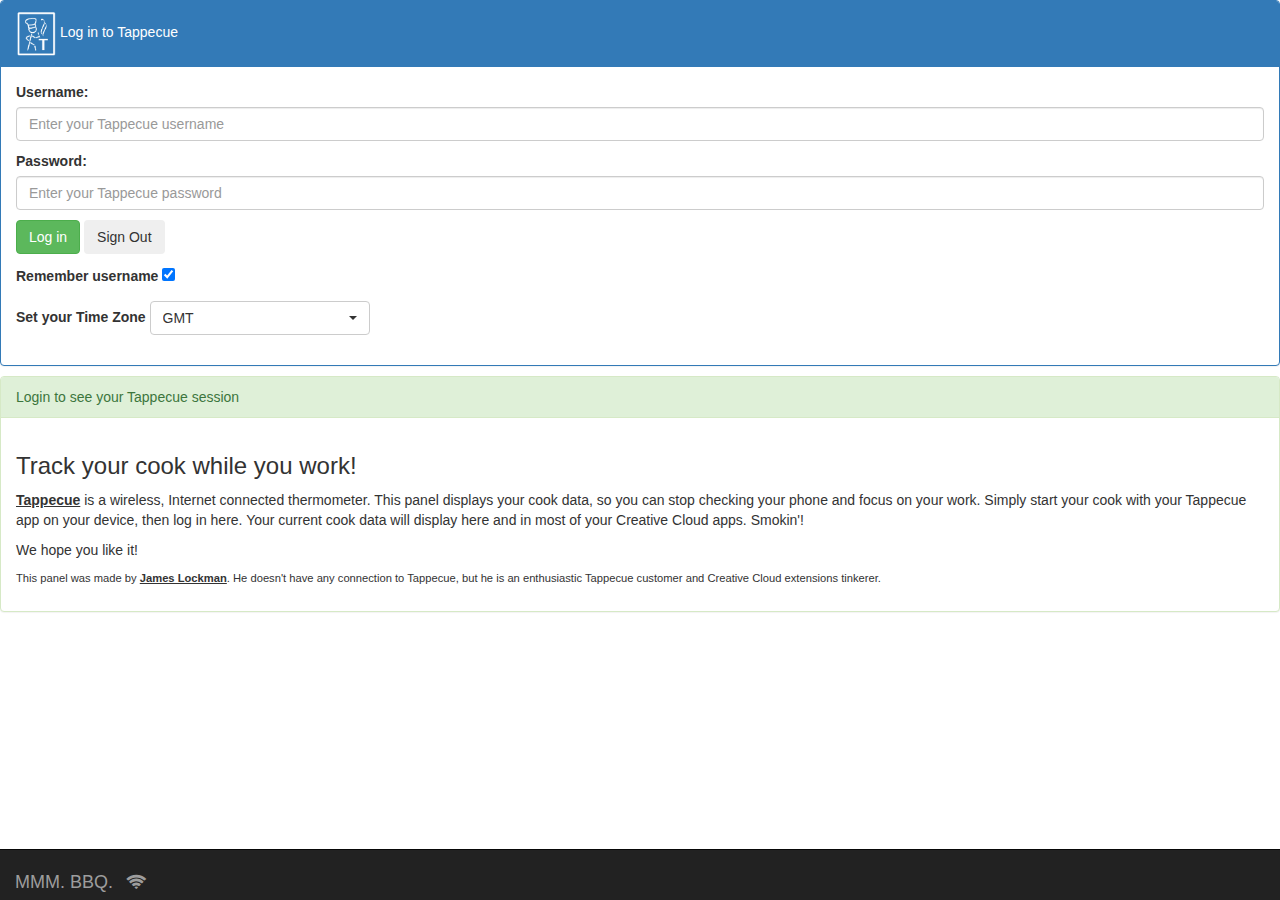
<file: html/index.html>
<!DOCTYPE html>
<html lang="en">
<head>
<title>Tappecue Panel for CC</title>
<meta charset="utf-8">
<meta name="viewport" content="width=device-width, initial-scale=1">
<link rel="stylesheet" href="../css/bootstrap.min.css">
<link href="../css/bootstrap-switch.min.css" rel="stylesheet">
<link href="../css/bootstrap-select.min.css" rel="stylesheet">
<link href="../css/style.css" rel="stylesheet">
<link rel="stylesheet" href="https://cdnjs.cloudflare.com/ajax/libs/font-awesome/4.7.0/css/font-awesome.min.css">
<script>if (typeof module === 'object') {window.module = module; module = undefined;}</script>
<script>if (typeof exports === 'object') {window.exports = exports; exports = undefined;}</script>
<script src="../lib/jquery-3.2.1.min.js"></script>
<script src="../lib/CSInterface.js"></script>
<script>if (window.module) module = window.module;</script>
<script>if (window.exports) exports = window.exports;</script>
<script src="../lib/AgoraLib.js"></script>
<script src="../lib/Vulcan.js"></script>
<script src="../lib/bootstrap.min.js"></script>
<script src="../lib/bootstrap-dialog.min.js"></script>
<script src="../lib/bootstrap-switch.min.js"></script>
<script src="../lib/bootstrap-select.min.js"></script>
<script src="../lib/moment.min.js"></script>

<script src="../lib/main.js"></script>
<title>Tappecue</title>
</head>
<body id="index_body">
<div class="panel panel-primary">
    <div id="connectHeader" class="panel-heading panel-heading-sm" data-toggle="collapse" href="#connect"><img src="../img/tappecue.png" alt="Tappecue Logo" width="40"> <span id="loginmessage">Log in<span class="targetRange"> to Tappecue</span></span></div>
    <div id="connect" class="panel-collapse collapse in">
        <div class="panel-body">
            <div class="form-group">
                <div class="loginForm">
                    <label for="username">Username:</label>
                    <input type="text" class="form-control" id="username" placeholder="Enter your Tappecue username">
                </div>
                <div class="loginForm">
                    <label for="pw">Password:</label>
                    <input type="password" class="form-control" id="pw" placeholder="Enter your Tappecue password">
                </div>
                <div class="loginForm">
                    <button type="button" class="btn btn-success" id="loginbtn">Log in</button>
                    <button type="button" class="btn btn-disabled" id="logoutbtn" onclick="signout()">Sign Out</button>
                </div>
                <div class="loginForm">
                    <label for="rememberUsername">Remember username</label>
                    <input type="checkbox" name="rememberUsername" checked>
                </div>
                <div class="loginForm">
                    <label for="timeZone">Set your Time Zone</label>
                    <select id="timeZone" class="selectpicker">
                        <option value ="GMT">GMT</option>
                        <option value ="UTC">UTC</option>
                        <option value ="US/Eastern">US/Eastern</option>
                        <option value ="US/Central">US/Central</option>
                        <option value ="US/Mountain">US/Mountain</option>
                        <option value ="US/Arizona">US/Arizona</option>
                        <option value ="US/Pacific">US/Pacific</option>
                        <option value ="US/Alaska">US/Alaska</option>
                        <option value ="US/Hawaii">US/Hawaii</option>
                    </select>
                </div>
            </div>
        </div>
    </div>
</div>
<div class="panel panel-success smokePanel">
    <div id="sessionMessage" class="panel-heading panel-heading-sm panel-success" href="#sessionselect">Login to see your Tappecue session</div>
    <div id="sessionselect" class="panel-body panel-collapse collapse" display="none">
        <div class="row">
            <div class="col-xs-6 probe probe-warning" id="probe1">
                <h4 align="center" class="probeNumber">Probe <span id="probe1Number">1</span></h4>
                <h4 align="center" id="probe1Name" class="probeName">Brisket (chamber)</h4>
                <h2 align="center" id="probe1Temp" class="probeTemp">250 <img src="../img/status_icons/chamber.png" class="smokeIcon" alt="Chamber Probe"/></h2>
                <p align="center" id="probe1Target" class="probeTarget">Target<span class="targetRange"> range</span>: 225 - 275</p>
            </div>
            <div class="col-xs-6 probe probe-ok" id="probe2">
                <h4 align="center" class="probeNumber">Probe <span id="probe2Number">2</span></h4>
                <h4 align="center" id="probe2Name" class="probeName">Brisket</h4>
                <h2 align="center" id="probe2Temp" class="probeTemp">250 <img src="../img/status_icons/meat.png" class="smokeIcon" alt="Chamber Probe"/></h2>
                <p align="center" id="probe2Target" class="probeTarget">Target<span class="targetRange"> range</span>: 225 - 275</p>
            </div>
        </div>
        <div class="row">
            <div class="col-xs-6 probe probe-danger" id="probe3">
                <h4 align="center" class="probeNumber">Probe <span id="probe3Number">3</span></h4>
                <h4 align="center" id="probe3Name" class="probeName">Brisket (chamber)</h4>
                <h2 align="center" id="probe3Temp" class="probeTemp">250 <img src="../img/status_icons/chamber.png" class="smokeIcon" alt="Chamber Probe"/></h2>
                <p align="center" id="probe3Target" class="probeTarget">Target<span class="targetRange"> range</span>: 225 - 275</p>
            </div>
            <div class="col-xs-6 probe probe-fan" id="probe4">
                <h4 align="center" class="probeNumber">Probe <span id="probe4Number">4</span></h4>
                <h4 align="center" id="probe4Name" class="probeName">Cruise Control Set Point</h4>
                <h2 align="center" id="probe4Temp" class="probeTemp">250 <img src="../img/status_icons/fan_on.gif" class="smokeIcon" alt="Cruise Control"/></h2>
                <p align="center" id="probe4Target" class="probeTarget">Target<span class="targetRange"> range</span>: 225 - 275</p>
            </div>
        </div>
		<div class="row extendedProbes">
            <div class="col-xs-6 probe probe-danger" id="probe5">
                <h4 align="center" class="probeNumber">Probe <span id="probe5Number">5</span></h4>
                <h4 align="center" id="probe5Name" class="probeName">Brisket (chamber)</h4>
                <h2 align="center" id="probe5Temp" class="probeTemp">250 <img src="../img/status_icons/chamber.png" class="smokeIcon" alt="Chamber Probe"/></h2>
                <p align="center" id="probe5Target" class="probeTarget">Target<span class="targetRange"> range</span>: 225 - 275</p>
            </div>
            <div class="col-xs-6 probe probe-inactive" id="probe6">
                <h4 align="center" class="probeNumber">Probe <span id="probe6Number">6</span></h4>
                <h4 align="center" id="probe6Name" class="probeName">Brisket (chamber)</h4>
                <h2 align="center" id="probe6Temp" class="probeTemp">250 <img src="../img/status_icons/chamber.png" class="smokeIcon" alt="Chamber Probe"/></h2>
                <p align="center" id="probe6Target" class="probeTarget">Target<span class="targetRange"> range</span>: 225 - 275</p>
            </div>
        </div>
		<div class="row extendedProbes">
            <div class="col-xs-6 probe probe-danger" id="probe7">
                <h4 align="center" class="probeNumber">Probe <span id="probe7Number">7</span></h4>
                <h4 align="center" id="probe7Name" class="probeName">Brisket (chamber)</h4>
                <h2 align="center" id="probe7Temp" class="probeTemp">250 <img src="../img/status_icons/chamber.png" class="smokeIcon" alt="Chamber Probe"/></h2>
                <p align="center" id="probe7Target" class="probeTarget">Target<span class="targetRange"> range</span>: 225 - 275</p>
            </div>
            <div class="col-xs-6 probe probe-inactive" id="probe8">
                <h4 align="center" class="probeNumber">Probe <span id="probe8Number">8</span></h4>
                <h4 align="center" id="probe8Name" class="probeName">Brisket (chamber)</h4>
                <h2 align="center" id="probe8Temp" class="probeTemp">250 <img src="../img/status_icons/chamber.png" class="smokeIcon" alt="Chamber Probe"/></h2>
                <p align="center" id="probe8Target" class="probeTarget">Target<span class="targetRange"> range</span>: 225 - 275</p>
            </div>
        </div>
    </div>
    <div id="extensionInfo" class="panel-body">
        <h3>Track your cook while you work!</h3>
        <p><span class="externalURL" onclick="window.cep.util.openURLInDefaultBrowser('http://www.tappecue.com')"><b><u>Tappecue</u></b></span> is a wireless, Internet connected thermometer. This panel displays your cook data, so you can stop checking your phone and focus on your work. Simply start your cook with your Tappecue app on your device, then log in here. Your current cook data will display here and in most of your Creative Cloud apps. Smokin'!</p>
        <p>We hope you like it!</p>
        <p class="panelCredits">This panel was made by <span class="externalURL" onclick="window.cep.util.openURLInDefaultBrowser('http://blogs.adobe.com/jlockman/')"><b><u>James Lockman</u></b></span>. He doesn't have any connection to Tappecue, but he is an enthusiastic Tappecue customer and Creative Cloud extensions tinkerer.</p>
    </div>
</div>
<div class="navbar navbar-inverse navbar-fixed-bottom"><span class="navbar-brand">MMM. BBQ. <span class="fa-stack"><i class="fa fa-wifi fa-stack-1x" id="wifi"></i></span></span></div>
</body>
</html>
</file>
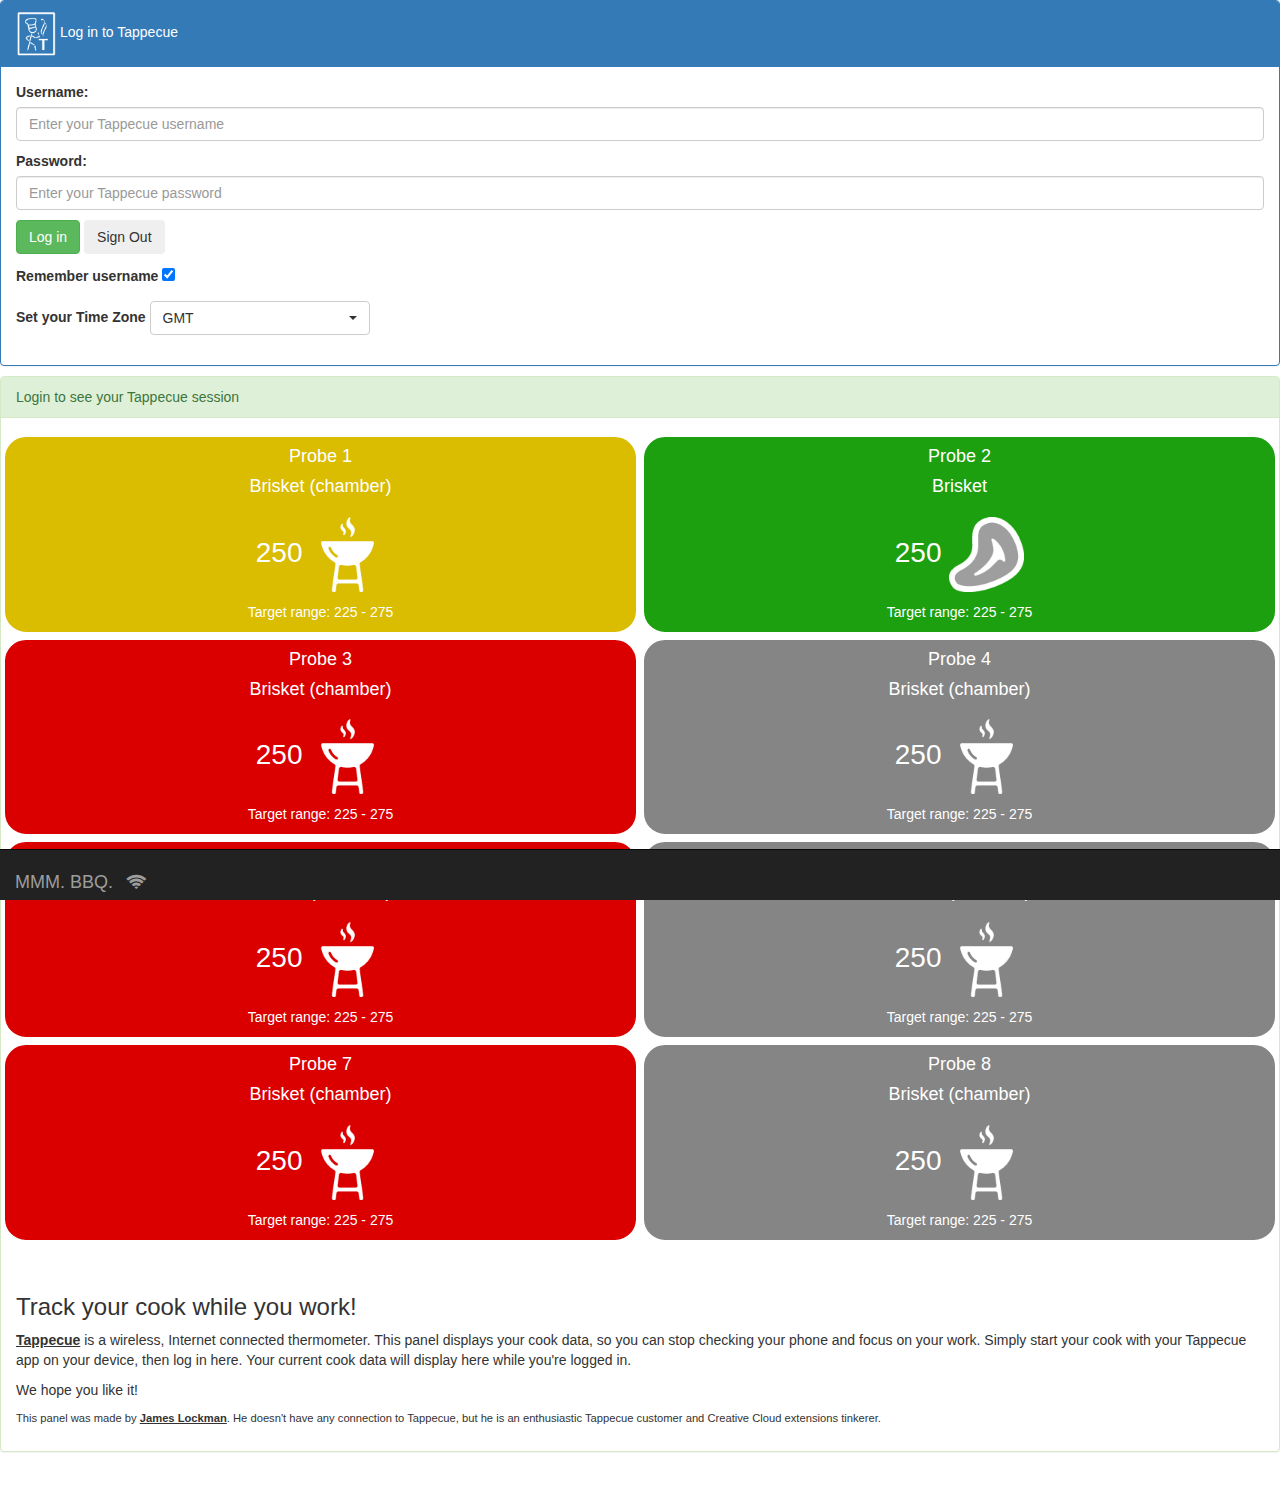
<file: html/index - Copy.html>
<!DOCTYPE html>
<html lang="en">
<head>
<title>Tappecue Panel for CC</title>
<meta charset="utf-8">
<meta name="viewport" content="width=device-width, initial-scale=1">
<link rel="stylesheet" href="../css/bootstrap.min.css">
<link href="../css/bootstrap-switch.min.css" rel="stylesheet">
<link href="../css/bootstrap-select.min.css" rel="stylesheet">
<link href="../css/style.css" rel="stylesheet">
<link rel="stylesheet" href="https://cdnjs.cloudflare.com/ajax/libs/font-awesome/4.7.0/css/font-awesome.min.css">
<script>if (typeof module === 'object') {window.module = module; module = undefined;}</script>
<script>if (typeof exports === 'object') {window.exports = exports; exports = undefined;}</script>
<script src="../lib/jquery-3.2.1.min.js"></script>
<script src="../lib/CSInterface.js"></script>
<script>if (window.module) module = window.module;</script>
<script>if (window.exports) exports = window.exports;</script>
<script src="../lib/AgoraLib.js"></script>
<script src="../lib/Vulcan.js"></script>
<script src="../lib/bootstrap.min.js"></script>
<script src="../lib/bootstrap-dialog.min.js"></script>
<script src="../lib/bootstrap-switch.min.js"></script>
<script src="../lib/bootstrap-select.min.js"></script>
<script src="../lib/moment.min.js"></script>

<script src="../lib/main.js"></script>
<title>Tappecue</title>
</head>
<body id="index_body">
<div class="panel panel-primary">
    <div id="connectHeader" class="panel-heading panel-heading-sm" data-toggle="collapse" href="#connect"><img src="../img/tappecue.png" alt="Tappecue Logo" width="40"> <span id="loginmessage">Log in to Tappecue</span></div>
    <div id="connect" class="panel-collapse collapse in">
        <div class="panel-body">
            <div class="form-group">
                <div class="loginForm">
                    <label for="username">Username:</label>
                    <input type="text" class="form-control" id="username" placeholder="Enter your Tappecue username">
                </div>
                <div class="loginForm">
                    <label for="pw">Password:</label>
                    <input type="password" class="form-control" id="pw" placeholder="Enter your Tappecue password">
                </div>
                <div class="loginForm">
                    <button type="button" class="btn btn-success" id="loginbtn">Log in</button>
                    <button type="button" class="btn btn-disabled" id="logoutbtn" onclick="signout()">Sign Out</button>
                </div>
                <div class="loginForm">
                    <label for="rememberUsername">Remember username</label>
                    <input type="checkbox" name="rememberUsername" checked>
                </div>
                <div class="loginForm">
                    <label for="timeZone">Set your Time Zone</label>
                    <select id="timeZone" class="selectpicker">
                        <option value ="GMT">GMT</option>
                        <option value ="UTC">UTC</option>
                        <option value ="US/Eastern">US/Eastern</option>
                        <option value ="US/Central">US/Central</option>
                        <option value ="US/Mountain">US/Mountain</option>
                        <option value ="US/Arizona">US/Arizona</option>
                        <option value ="US/Pacific">US/Pacific</option>
                        <option value ="US/Alaska">US/Alaska</option>
                        <option value ="US/Hawaii">US/Hawaii</option>
                    </select>
                </div>
            </div>
        </div>
    </div>
</div>
<div class="panel panel-success smokePanel">
    <div id="sessionMessage" class="panel-heading panel-heading-sm panel-success" href="#sessionselect">Login to see your Tappecue session</div>
    <div id="sessionselect" class="panel-body">
        <div class="row">
            <div class="col-xs-6 probe probe-warning" id="probe1">
                <h4 align="center" class="probeNumber">Probe 1</h4>
                <h4 align="center" id="probe1Name" class="probeName">Brisket (chamber)</h4>
                <h2 align="center" id="probe1Temp" class="probeTemp">250 <img src="../img/cooker.png" class="smokeIcon" alt="Chamber Probe"/></h2>
                <p align="center" id="probe1Target" class="probeTarget">Target<span class="targetRange"> range</span>: 225 - 275</p>
            </div>
            <div class="col-xs-6 probe probe-ok" id="probe2">
                <h4 align="center" class="probeNumber">Probe 2</h4>
                <h4 align="center" id="probe2Name" class="probeName">Brisket</h4>
                <h2 align="center" id="probe2Temp" class="probeTemp">250 <img src="../img/meat.png" class="smokeIcon" alt="Chamber Probe"/></h2>
                <p align="center" id="probe2Target" class="probeTarget">Target<span class="targetRange"> range</span>: 225 - 275</p>
            </div>
        </div>
        <div class="row">
            <div class="col-xs-6 probe probe-danger" id="probe3">
                <h4 align="center" class="probeNumber">Probe 3</h4>
                <h4 align="center" id="probe3Name" class="probeName">Brisket (chamber)</h4>
                <h2 align="center" id="probe3Temp" class="probeTemp">250 <img src="../img/cooker.png" class="smokeIcon" alt="Chamber Probe"/></h2>
                <p align="center" id="probe3Target" class="probeTarget">Target<span class="targetRange"> range</span>: 225 - 275</p>
            </div>
            <div class="col-xs-6 probe probe-inactive" id="probe4">
                <h4 align="center" class="probeNumber">Probe 4</h4>
                <h4 align="center" id="probe4Name" class="probeName">Brisket (chamber)</h4>
                <h2 align="center" id="probe4Temp" class="probeTemp">250 <img src="../img/cooker.png" class="smokeIcon" alt="Chamber Probe"/></h2>
                <p align="center" id="probe4Target" class="probeTarget">Target<span class="targetRange"> range</span>: 225 - 275</p>
            </div>
        </div>
		<div class="row extendedProbes">
            <div class="col-xs-6 probe probe-danger" id="probe5">
                <h4 align="center" class="probeNumber">Probe 5</h4>
                <h4 align="center" id="probe5Name" class="probeName">Brisket (chamber)</h4>
                <h2 align="center" id="probe5Temp" class="probeTemp">250 <img src="../img/cooker.png" class="smokeIcon" alt="Chamber Probe"/></h2>
                <p align="center" id="probe5Target" class="probeTarget">Target<span class="targetRange"> range</span>: 225 - 275</p>
            </div>
            <div class="col-xs-6 probe probe-inactive" id="probe6">
                <h4 align="center" class="probeNumber">Probe 6</h4>
                <h4 align="center" id="probe6Name" class="probeName">Brisket (chamber)</h4>
                <h2 align="center" id="probe6Temp" class="probeTemp">250 <img src="../img/cooker.png" class="smokeIcon" alt="Chamber Probe"/></h2>
                <p align="center" id="probe6Target" class="probeTarget">Target<span class="targetRange"> range</span>: 225 - 275</p>
            </div>
        </div>
		<div class="row extendedProbes">
            <div class="col-xs-6 probe probe-danger" id="probe7">
                <h4 align="center" class="probeNumber">Probe 7</h4>
                <h4 align="center" id="probe7Name" class="probeName">Brisket (chamber)</h4>
                <h2 align="center" id="probe7Temp" class="probeTemp">250 <img src="../img/cooker.png" class="smokeIcon" alt="Chamber Probe"/></h2>
                <p align="center" id="probe7Target" class="probeTarget">Target<span class="targetRange"> range</span>: 225 - 275</p>
            </div>
            <div class="col-xs-6 probe probe-inactive" id="probe8">
                <h4 align="center" class="probeNumber">Probe 8</h4>
                <h4 align="center" id="probe8Name" class="probeName">Brisket (chamber)</h4>
                <h2 align="center" id="probe8Temp" class="probeTemp">250 <img src="../img/cooker.png" class="smokeIcon" alt="Chamber Probe"/></h2>
                <p align="center" id="probe8Target" class="probeTarget">Target<span class="targetRange"> range</span>: 225 - 275</p>
            </div>
        </div>
    </div>
    <div id="extensionInfo" class="panel-body">
        <h3>Track your cook while you work!</h3>
        <p><span class="externalURL" onclick="window.cep.util.openURLInDefaultBrowser('http://www.tappecue.com')"><b><u>Tappecue</u></b></span> is a wireless, Internet connected thermometer. This panel displays your cook data, so you can stop checking your phone and focus on your work. Simply start your cook with your Tappecue app on your device, then log in here. Your current cook data will display here while you're logged in.</p>
        <p>We hope you like it!</p>
        <p class="panelCredits">This panel was made by <span class="externalURL" onclick="window.cep.util.openURLInDefaultBrowser('http://blogs.adobe.com/jlockman/')"><b><u>James Lockman</u></b></span>. He doesn't have any connection to Tappecue, but he is an enthusiastic Tappecue customer and Creative Cloud extensions tinkerer.</p>
    </div>
</div>
<div class="navbar navbar-inverse navbar-fixed-bottom"><span class="navbar-brand">MMM. BBQ. <span class="fa-stack"><i class="fa fa-wifi fa-stack-1x" id="wifi"></i></span></span></div>
</body>
</html>
</file>
<file: css/style.css>
@charset "UTF-8";
.targetCR {
    display: none;
}
.smokeIcon {
    height: 75px;
    width: 75px;
}
.probe {
    border-radius: 25px;
    border: 4px solid #FFFFFF;
    padding-top: 0px;
    background-color: #F7A006;
    color: #FFFFFF;
    height: auto;
}
.probe-danger {
    background-color: #DA0000;
    color: #FFFFFF;
}
.probe-cold {
    background-color: #00BDDA;
    color: #FFFFFF;
}
.probe-ok {
    background-color: #1CA010;
    color: #FFFFFF;
}
.probe-warning {
    background-color: #DABC00;
    color: #FFFFFF;
}
.probe-inactive {
    background-color: #858585;
    color: #FFFFFF;
}
.probe-fan {
    background-color: #B27800;
    color: #FFFFFF;
}
.btn-inactive {
    background-color: #858585;
    color: #FFFFFF;
}
.probeNumber {
    font-size: 18px;
}
.probeName {
    font-size: 18px;
}
.probeTemp {
    font-size: 28px;
}
.probeTarget {
    font-size: 14px;
}
.panel {
    margin-bottom: 10px;
}
.smokePanel {
    margin-bottom: 51px;
}
.loginForm {
    margin-bottom: 10px;
}
.panelCredits {
    font-size: 80%;
}
.externalURL {
    cursor: pointer;
}
.cog {
    float: right;
    font-size: 18px;
}
.targetRange {
		display:inline;
	}

@media (max-width: 333px) {
.smokeIcon {
    height: 50px;
    width: 50px;
}
.targetCR {
    display: block;
}
.probeNumber {
    font-size: 18px;
}
.probeName {
    font-size: 14px;
}
.probeTemp {
    font-size: 24px;
}
.probeTarget {
    font-size: 13px;
}

}

@media (max-width: 200px){
.probe {
    border-radius: 12px;
    padding: 0px;
}
.targetRange {
		display:none;
	}
.smokeIcon {
    height: 30px;
    width: 30px;
}
.targetCR {
    display: block;
}
.probeNumber {
    font-size: 10px;
}
.probeName {
    font-size: 12px;
}
.probeTemp {
    font-size: 18px;
}
.probeTarget {
    font-size: 10px;
}

}
</file>
